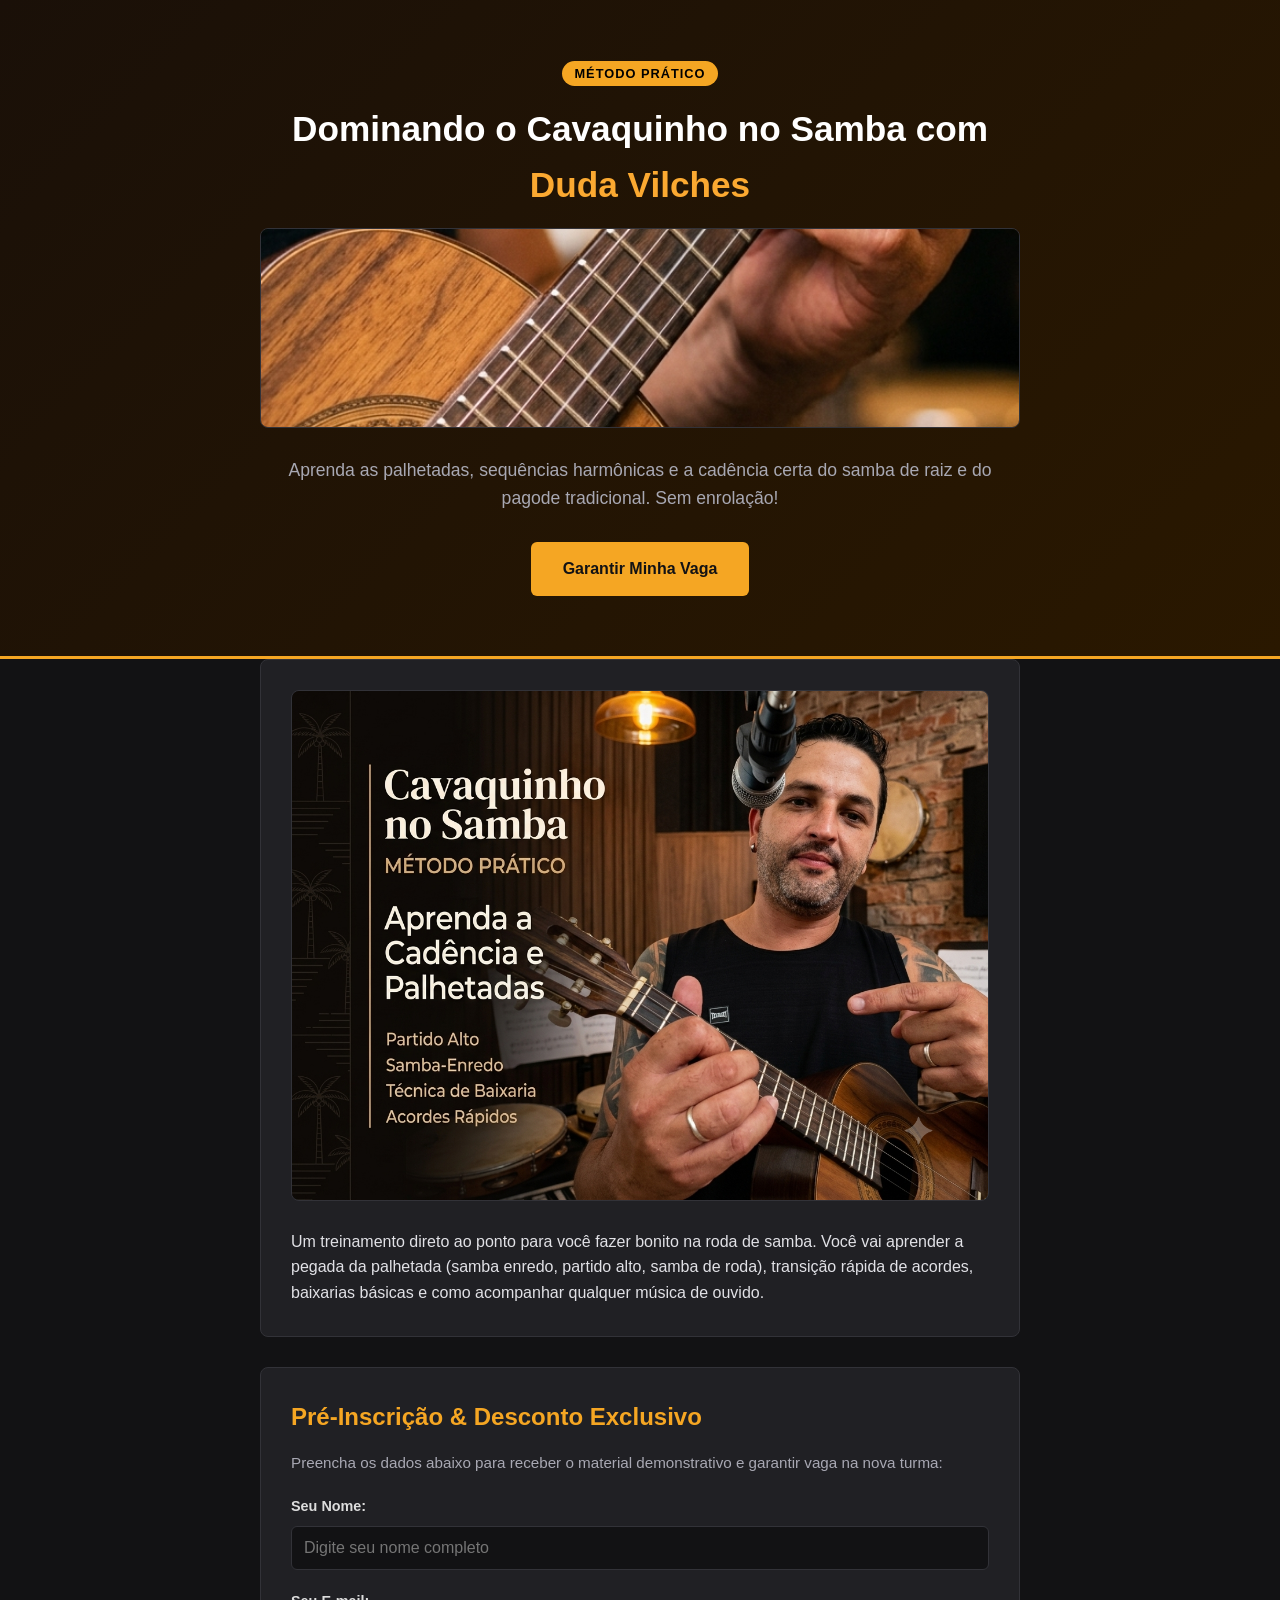
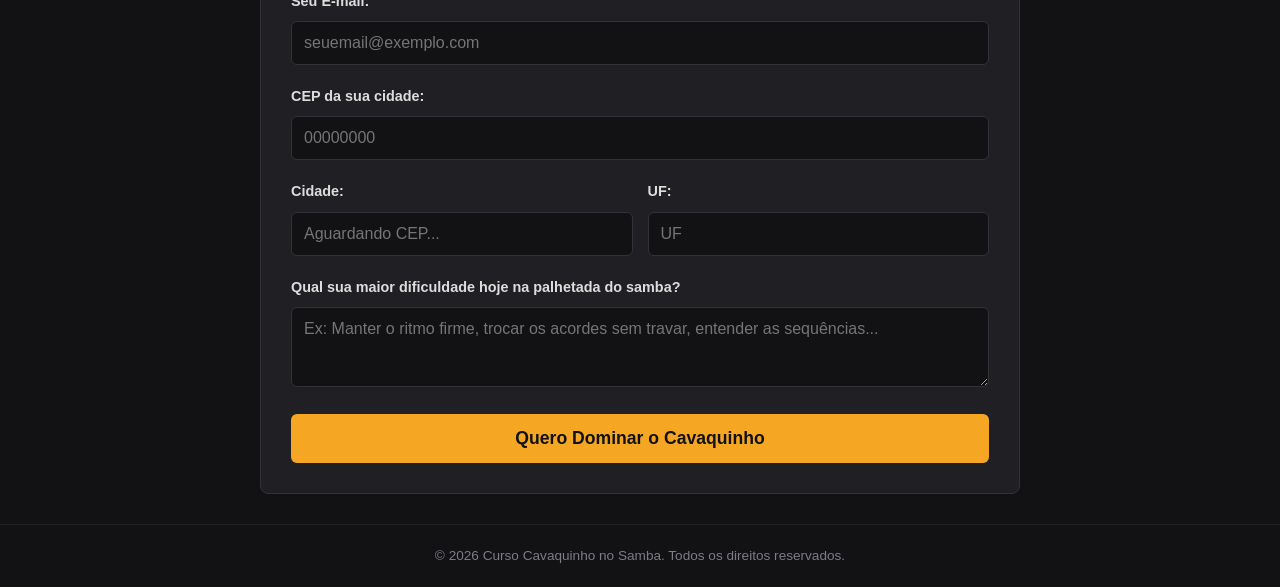
<file: index.html>
<!DOCTYPE html>
<html lang="pt-BR">
<head>
  <meta charset="UTF-8">
  <meta name="viewport" content="width=device-width, initial-scale=1.0">
  <title>Cavaquinho no Samba | Do Zero ao Avançado</title>

  
  <link rel="stylesheet" href="style.css">

  <link rel="icon" type="image/png" href="cavaquinhotopo.png">
  <meta property="og:image" content="cavaquinhotopo.png">
  <meta property="og:title" content="Curso de Cavaquinho no Samba">
  <meta property="og:description" content="Aprenda a cadência, sequências harmônicas e o ritmo do cavaquinho no samba.">
</head>
<body>
  
  <header class="hero">
    <div class="container">
      <span class="badge">Método Prático</span>
<h1>Dominando o Cavaquinho no Samba com <span class="highlight">Duda Vilches</span></h1>      <img src="cavaquinhotopo.png" alt="Mão tocando cavaquinho" class="topo-image">
      <p class="slogan">Aprenda as palhetadas, sequências harmônicas e a cadência certa do samba de raiz e do pagode tradicional. Sem enrolação!</p>
      <a href="#contato" class="btn-cta">Garantir Minha Vaga</a>
    </div>
  </header>

  <main class="container">
    <section id="sobre" class="card">
    <img src="cavaquinho.png" alt="Banner do Curso Cavaquinho no Samba" class="banner-image">      <p>Um treinamento direto ao ponto para você fazer bonito na roda de samba. Você vai aprender a pegada da palhetada (samba enredo, partido alto, samba de roda), transição rápida de acordes, baixarias básicas e como acompanhar qualquer música de ouvido.</p>
    </section>

    <section id="contato" class="card">
      <h2>Pré-Inscrição & Desconto Exclusivo</h2>
      <p class="subtitle">Preencha os dados abaixo para receber o material demonstrativo e garantir vaga na nova turma:</p>
      
      <form id="form-contato">
        <div class="field-group">
          <label for="nome">Seu Nome:</label>
          <input type="text" id="nome" placeholder="Digite seu nome completo" required>
        </div>

        <div class="field-group">
          <label for="email">Seu E-mail:</label>
          <input type="email" id="email" placeholder="seuemail@exemplo.com" required>
        </div>

        <div class="field-group">
          <label for="cep">CEP da sua cidade:</label>
          <input type="text" id="cep" placeholder="00000000" maxlength="8" required>
        </div>

        <div class="inline-fields">
          <div class="field-group">
            <label for="cidade">Cidade:</label>
            <input type="text" id="cidade" placeholder="Aguardando CEP..." readonly>
          </div>
          <div class="field-group">
            <label for="estado">UF:</label>
            <input type="text" id="estado" placeholder="UF" readonly>
          </div>
        </div>

        <div class="field-group">
          <label for="mensagem">Qual sua maior dificuldade hoje na palhetada do samba?</label>
          <textarea id="mensagem" placeholder="Ex: Manter o ritmo firme, trocar os acordes sem travar, entender as sequências..." rows="3" required></textarea>
        </div>

        <button type="submit" class="btn-submit">Quero Dominar o Cavaquinho</button>
      </form>

      <div id="mensagem-sucesso" class="feedback-msg hidden"></div>
    </section>
  </main>

  <footer>
    <p>&copy; 2026 Curso Cavaquinho no Samba. Todos os direitos reservados.</p>
  </footer>

  <script src="script.js"></script>
</body>
</html>
</file>
<file: style.css>
/* Reset básico e Fontes */
* {
  margin: 0;
  padding: 0;
  box-sizing: border-box;
}

body {
  font-family: 'Montserrat', sans-serif;
  background-color: #121214;
  color: #e1e1e6;
  line-height: 1.6;
}

/* Container centralizado */
.container {
  max-width: 800px;
  margin: 0 auto;
  padding: 0 20px;
}

/* Header / Hero Section */
.hero {
  background: linear-gradient(135deg, #1a1008 0%, #2a1800 100%);
  border-bottom: 3px solid #f5a623;
  padding: 60px 0;
  text-align: center;
}

.badge {
  background-color: #f5a623;
  color: #000;
  font-weight: 800;
  font-size: 0.8rem;
  padding: 5px 12px;
  border-radius: 20px;
  text-transform: uppercase;
  letter-spacing: 1px;
}

.hero h1 {
  font-size: 2.2rem;
  font-weight: 800;
  color: #fff;
  margin: 15px 0;
}

.hero .slogan {
  font-size: 1.1rem;
  color: #a8a8b3;
  margin-bottom: 30px;
}

.btn-cta {
  display: inline-block;
  background-color: #f5a623;
  color: #121214;
  font-weight: 800;
  padding: 14px 32px;
  border-radius: 6px;
  text-decoration: none;
  transition: transform 0.2s, background-color 0.2s;
}

.btn-cta:hover {
  background-color: #e09216;
  transform: translateY(-2px);
}

/* Main Cards */
main {
  margin-top: 40px;
  margin-bottom: 60px;
}

.card {
  background-color: #202024;
  border: 1px solid #323238;
  border-radius: 8px;
  padding: 30px;
  margin-bottom: 30px;
}

.card h2 {
  color: #f5a623;
  font-size: 1.5rem;
  margin-bottom: 15px;
}

.subtitle {
  color: #a8a8b3;
  margin-bottom: 20px;
  font-size: 0.95rem;
}

/* Form Styles */
.field-group {
  margin-bottom: 20px;
}

label {
  display: block;
  font-size: 0.9rem;
  font-weight: 600;
  margin-bottom: 8px;
  color: #dddddd;
}

input, textarea {
  width: 100%;
  padding: 12px;
  border-radius: 6px;
  border: 1px solid #323238;
  background-color: #121214;
  color: #fff;
  font-family: inherit;
  font-size: 1rem;
}

input:focus, textarea:focus {
  outline: none;
  border-color: #f5a623;
}

.inline-fields {
  display: flex;
  gap: 15px;
}

.inline-fields .field-group {
  flex: 1;
}

.btn-submit {
  width: 100%;
  background-color: #f5a623;
  color: #121214;
  border: none;
  font-weight: 800;
  font-size: 1.1rem;
  padding: 14px;
  border-radius: 6px;
  cursor: pointer;
  transition: background-color 0.2s;
}

.btn-submit:hover {
  background-color: #e09216;
}

/* Feedback Msg */
.feedback-msg {
  margin-top: 20px;
  padding: 15px;
  background-color: #04d3611a;
  border: 1px solid #04d361;
  color: #04d361;
  border-radius: 6px;
  font-weight: 600;
  text-align: center;
}

.hidden {
  display: none;
}

/* Footer */
footer {
  text-align: center;
  padding: 20px;
  color: #7c7c8a;
  font-size: 0.85rem;
  border-top: 1px solid #202024;
}
.banner-image {
  width: 100%;
  height: auto;
  border-radius: 8px;
  margin-bottom: 20px;
  border: 1px solid #323238;
}

.topo-image {
  width: 100%;
  height: 200px;
  object-fit: cover;
  object-position: center;
  border-radius: 8px;
  margin-bottom: 20px;
  border: 1px solid #323238;
}
.highlight {
  color: #fba931; 
  font-weight: bold;
}
</file>
